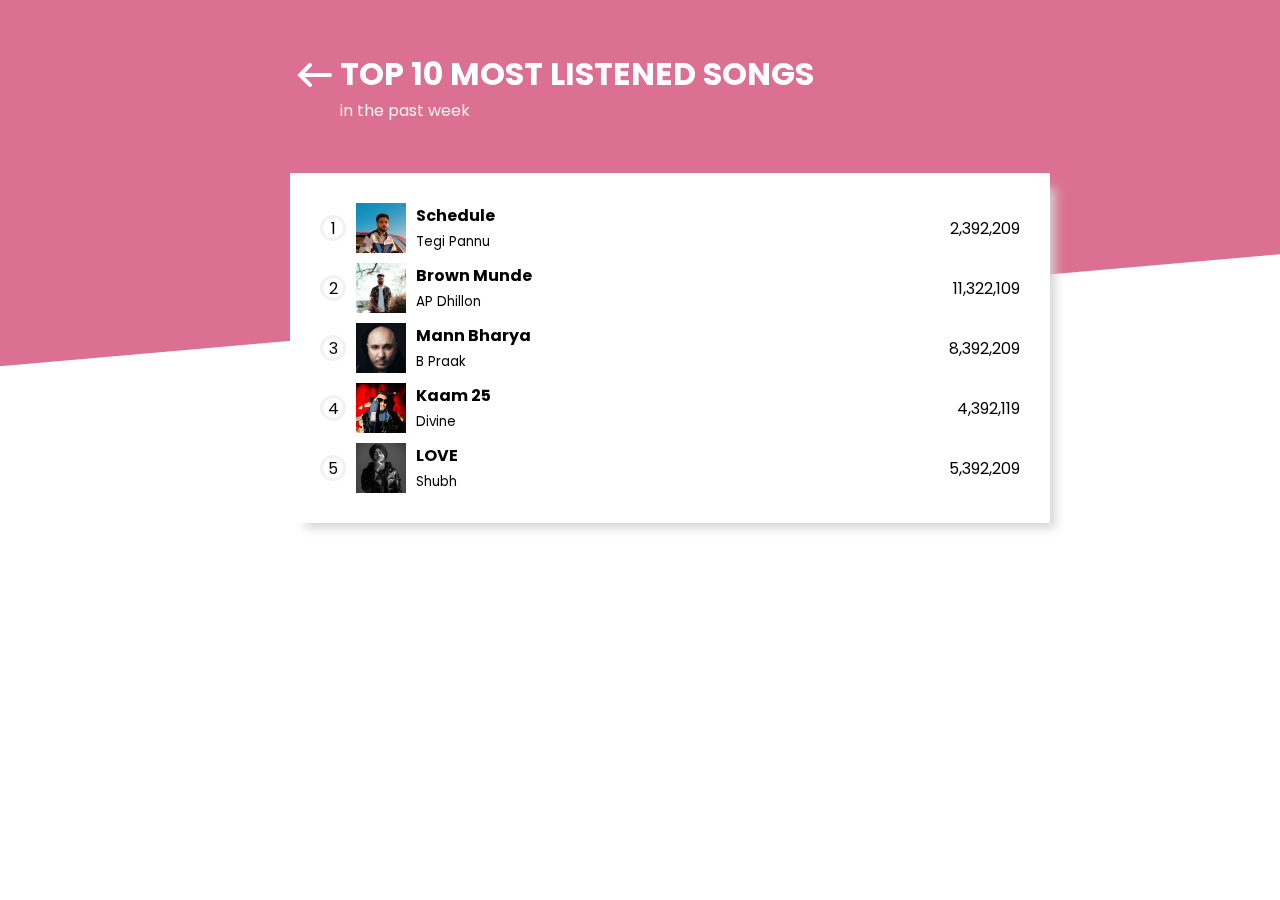
<file: 3 March/index.html>
<!DOCTYPE html>
<html lang="en">
  <head>
    <meta charset="UTF-8" />
    <meta http-equiv="X-UA-Compatible" content="IE=edge" />
    <meta name="viewport" content="width=device-width, initial-scale=1.0" />
    <title>Document</title>
    <link rel="stylesheet" href="./style.css" />
  </head>
  <body>
    <div class="container">
      <header>
        <div class="header-background"></div>
        <div class="header-section">
          <img
            src="./assets/back.png"
            alt="Back button image"
            height="50"
            width="50"
          />
          <div>
            <h1>TOP 10 MOST LISTENED SONGS</h1>
            <p style="color: #f2f2f2;">in the past week</p>
          </div>
        </div>
      </header>
      <main>
        <div class="card">
          <div id="songs"></div>
        </div>
      </main>
    </div>
    <script src="./script.js"></script>
  </body>
</html>
</file>
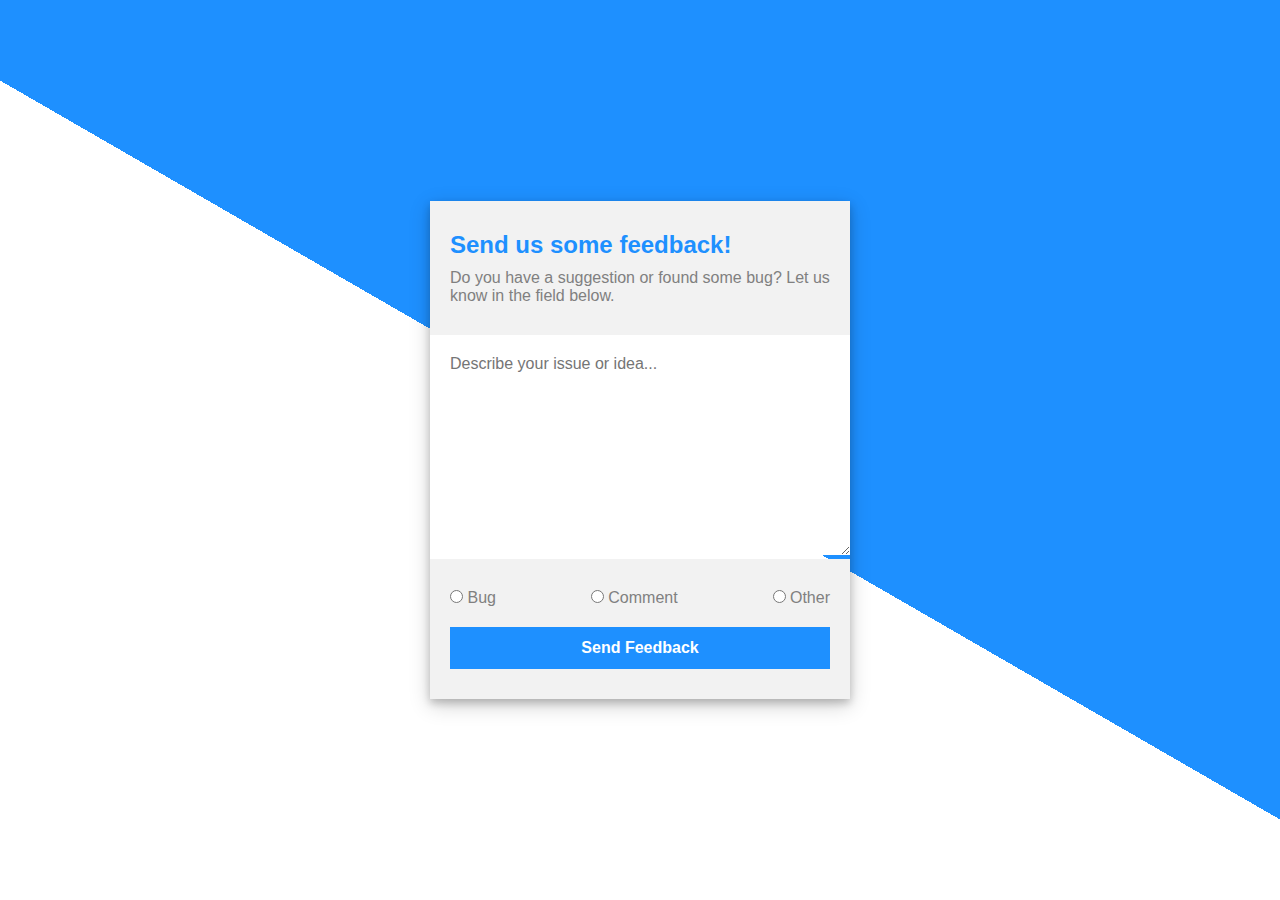
<file: 7 Jan/index.html>
<!DOCTYPE html>
<html lang="en">
	<head>
		<meta charset="UTF-8" />
		<meta http-equiv="X-UA-Compatible" content="IE=edge" />
		<meta name="viewport" content="width=device-width, initial-scale=1.0" />
		<link rel="stylesheet" href="./style.css" />
		<title>7 Jan | iCodeThis</title>
	</head>
	<body>
		<main>
			<div class="container">
				<div class="card">
					<div class="card-header">
						<h1>Send us some feedback!</h1>
						<p>
							Do you have a suggestion or found some bug? Let us know in the
							field below.
						</p>
					</div>
					<div class="card-body">
            <textarea placeholder="Describe your issue or idea..." cols="30" rows="10"></textarea>
          </div>
					<div class="card-footer">
            <div class="form">
              <div class="radio-btn">
                <input type="radio" name="type" id="">
                <label for="">Bug</label>
              </div>
              <div class="radio-btn">
                <input type="radio" name="type" id="">
                <label for="">Comment</label>
              </div>
              <div class="radio-btn">
                <input type="radio" name="type" id="">
                <label for="">Other</label>
              </div>
            </div>
            <button>
              Send Feedback
            </button>
          </div>
				</div>
			</div>
		</main>
	</body>
</html>
</file>
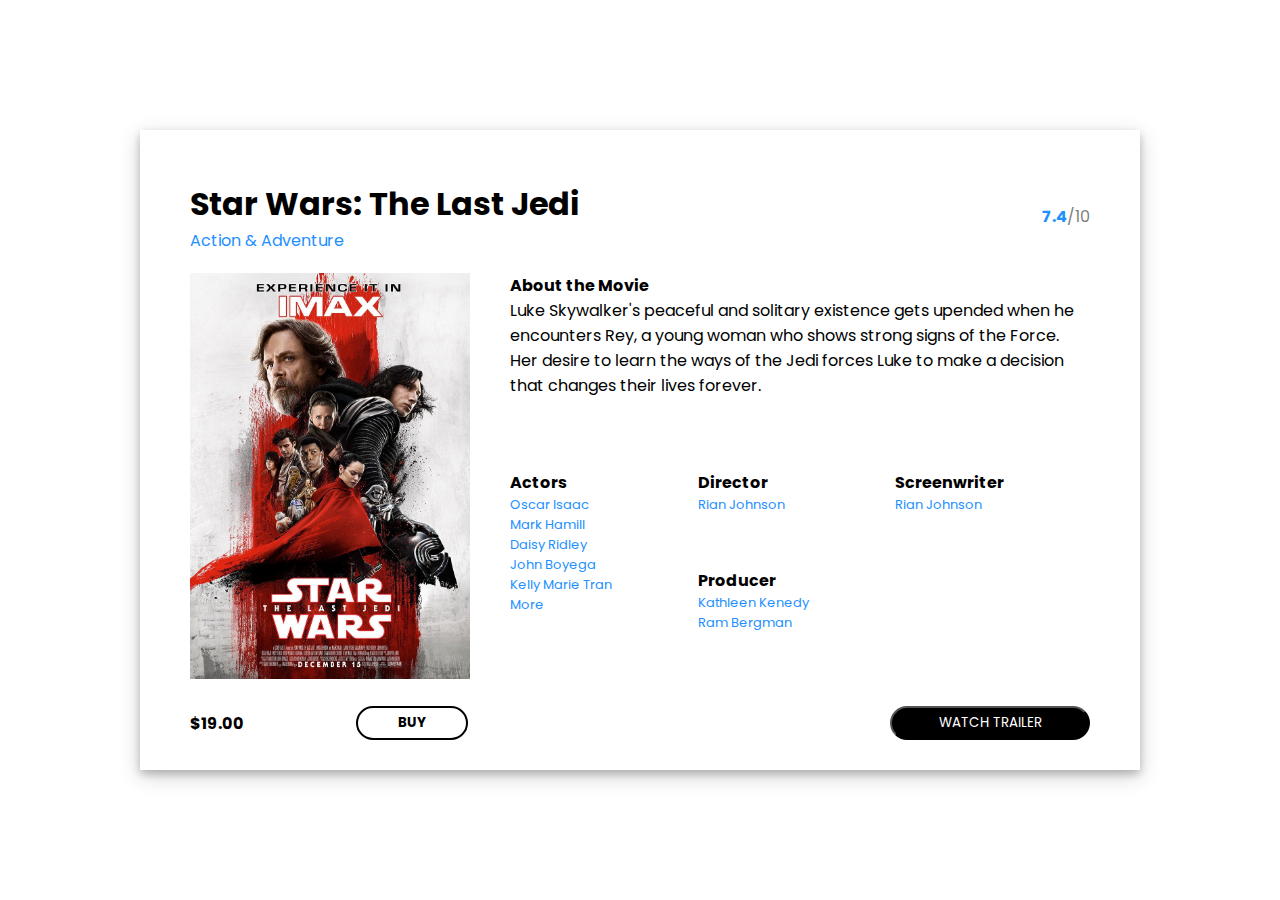
<file: 8 Jan/index.html>
<!DOCTYPE html>
<html lang="en">
	<head>
		<meta charset="UTF-8" />
		<meta http-equiv="X-UA-Compatible" content="IE=edge" />
		<meta name="viewport" content="width=device-width, initial-scale=1.0" />
		<title>8 Jan iCodeThis</title>
		<link rel="stylesheet" href="./style.css" />
	</head>
	<body>
		<main>
			<article>
				<div class="card">
					<div class="card-header">
						<div>
							<h1>Star Wars: The Last Jedi</h1>
							<p class="movie-category">Action & Adventure</p>
						</div>
						<div>
							<span class="rating-score"><strong>7.4</strong></span><span class="rating">/10</span>
						</div>
					</div>
					<div class="card-body">
						<div class="poster">
							<img
								src="./the last jedi.jpeg"
								alt="Star Wars: The Last Jedi Poster"
							/>
						</div>
						<!-- about movie -->
						<div class="about">
							<h4>About the Movie</h4>
							<p>
								Luke Skywalker's peaceful and solitary existence gets upended
								when he encounters Rey, a young woman who shows strong signs of
								the Force. Her desire to learn the ways of the Jedi forces Luke
								to make a decision that changes their lives forever.
							</p>
						</div>
						<!-- movie cast /info -->
						<div class="info">
							<!-- actors -->
							<div class="actors">
								<h4>Actors</h4>
								<ul>
									<li><a href="#">Oscar Isaac</a></li>
									<li><a href="#">Mark Hamill</a></li>
									<li><a href="#">Daisy Ridley</a></li>
									<li><a href="#">John Boyega</a></li>
									<li><a href="#">Kelly Marie Tran</a></li>
									<li><a href="#">More</a></li>
								</ul>
							</div>
							<!-- Director -->
							<div>
								<h4>Director</h4>
								<ul>
									<li><a href="#">Rian Johnson</a></li>
								</ul>
							</div>
							<!-- Screenwriter -->
							<div>
								<h4>Screenwriter</h4>
								<ul>
									<li><a href="#">Rian Johnson</a></li>
								</ul>
							</div>
							<!-- Producer -->
							<div>
								<h4>Producer</h4>
								<ul>
									<li><a href="#">Kathleen Kenedy</a></li>
									<li><a href="#">Ram Bergman</a></li>
								</ul>
							</div>
						</div>
					</div>
					<div class="card-footer">
						<div class="buy">
							<p><strong>$19.00</strong></p>
							<button><b>BUY</b></button>
						</div>
						<div class="trailer">
							<button>WATCH TRAILER</button>
						</div>
					</div>
				</div>
			</article>
		</main>
	</body>
</html>
</file>
<file: 3 March/style.css>
@import url("https://fonts.googleapis.com/css2?family=Poppins&display=swap");
* {
  margin: 0;
  padding: 0;
  font-family: "Poppins", sans-serif;
}
.container {
  max-width: 700px;
  margin: auto;
}
header {
  color: #fff;
  margin: 50px 0px;
}
header img {
  cursor: pointer;
}
.header-background {
  top: -250px;
  left: -100px;
  position: fixed;
  min-height: 60vh;
  min-width: 150vw;
  background-color: palevioletred;
  z-index: -1;
  transform: rotate(-5deg);
}
.header-section {
  display: flex;
}

.card {
  width: 100%;
  background-color: #fff;
  -webkit-box-shadow: 10px 10px 10px -5px rgba(212, 212, 212, 1);
  -moz-box-shadow: 10px 10px 10px -5px rgba(212, 212, 212, 1);
  box-shadow: 10px 10px 10px -5px rgba(212, 212, 212, 1);
  padding: 30px;
}
#songs {
  display: flex;
  flex-direction: column;
  gap: 10px;
}
.song {
  display: flex;
  align-items: center;
  cursor: pointer;
}
.song-number {
  border: 3px solid #f2f2f2;
  border-radius: 50%;
  height: 20px;
  width: 20px;
  display: flex;
  justify-content: center;
  align-items: center;
  margin-right: 10px;
}
.song-content {
  flex: auto;
  display: flex;
  gap: 10px;
}
</file>
<file: 7 Jan/style.css>
* {
	margin: 0px;
	padding: 0px;
	font-family: sans-serif;
}
.container {
	background-image: linear-gradient(30deg, white 50%, #1e90ff 50%);
	height: 100vh;
	display: flex;
	justify-content: center;
	align-items: center;
}
.card {
	width: 28%;
	box-shadow: 0 4px 8px 0 rgba(0, 0, 0, 0.2), 0 6px 20px 0 rgba(0, 0, 0, 0.19);
}
.card-header {
	background-color: #f2f2f2;
	padding: 20px;
}
h1 {
  font-size: x-large;
	color: #1e90ff;
	padding-top: 10px;
	padding-bottom: 10px;
}
.card-header p {
	color: gray;
	padding-bottom: 10px;
}
textarea {
	width: 100%;
	border: 0px;
	font-size: medium;
	padding: 20px;
	box-sizing: border-box;
	border: none;
	overflow: auto;
	outline: none;

	-webkit-box-shadow: none;
	-moz-box-shadow: none;
	box-shadow: none;
}
.card-footer {
	background-color: #f2f2f2;
}
.card-footer {
	display: flex;
	flex-direction: column;
	padding: 20px;
}
.card-footer button {
	width: 100%;
	background-color: #1e90ff;
  font-size: initial;
	color: white;
	border: 0px;
	padding: 12px;
	font-weight: bold;
  margin-top: 10px;
	margin-bottom: 10px;
}
.card-footer button:hover {
  background-color: white;
  border: 2px solid #1e90ff;
  color: #1e90ff;
}
.form {
	display: flex;
	justify-content: space-between;
	padding-top: 10px;
	padding-bottom: 10px;
  color: gray;
}
.radio-btn,
.radio-btn label,
.radio-btn input {
	cursor: pointer;
}

@media only screen and (max-width: 600px) {
  .card {
    width: 70%;
  }
}

@media only screen and (min-width: 600px) {
  .card {
    width: 420px;
  }
}

@media only screen and (min-width: 900px) {
  .card {
    width: 420px;
  }
}
</file>
<file: 8 Jan/style.css>
@import url('https://fonts.googleapis.com/css2?family=Poppins&display=swap');
* {
  margin: 0px;
  padding: 0px;
  font-family: 'Poppins', sans-serif;
}
a {
  text-decoration: none;
  color: #1e90ff;
}
a:hover {
  text-decoration: underline;
}
p, h1, h4 {
  cursor: default;
}
ul {
  list-style: none;
}
article {
  height: 100vh;
  display: flex;
  justify-content: center;
  align-items: center;
}
.card {
  width: 900px;
  max-width: 900px;
  height: 540px;
  padding: 50px;
  box-shadow: 0 4px 8px 0 rgba(0, 0, 0, 0.2), 0 6px 20px 0 rgba(0, 0, 0, 0.19);
}
.card-header {
  display: flex;
  align-items: center;
  justify-content: space-between;
}
.movie-category, .rating-score, li {
  color: #1e90ff;
}
li {
  font-size: small;
}
.rating {
  color: gray;
}
.card-body {
  margin-top: 20px;
  display: grid;
  grid-template-columns: auto auto;
  column-gap: 40px;
}
.poster {
  grid-row-start: 1;
  grid-row-end: 3;
}
.poster img {
  width: 280px;
}
.info {
  display: grid;
  grid-template-columns: auto auto auto;
}
.actors {
  grid-row-start: 1;
  grid-row-end: 3;
}
.card-footer {
  padding: 20px 0px;
  display: flex;
  justify-content: space-between;
}
.buy {
  display: flex;
  justify-content: space-between;
  align-items: center;
}
.buy button {
  cursor: pointer;
  background-color: white;
  border: 2px solid black;
  border-radius: 50px;
  padding: 5px 40px;
  margin-left: 7rem;
}
.trailer button {
  cursor: pointer;
  min-width: 200px;
  background-color: black;
  color: white;
  border-radius: 50px;
  padding: 5px 40px;
}
@media only screen and (max-width: 710px) {
  .card {
    width: 90%;
    padding: 30px;
    box-shadow: none;
  }
  .info {
    grid-template-columns: auto;
  }
  .card-body {
    margin-top: 20px;
    display: grid;
    grid-template-columns: auto;
    column-gap: 40px;
  }
  .poster {
    text-align: center;
  }
  .poster img {
    max-height: 400px;
  }
  .buy {
    width: 100%;
  }
  .buy button {
    margin-right: 1rem;
  }
}
</file>
